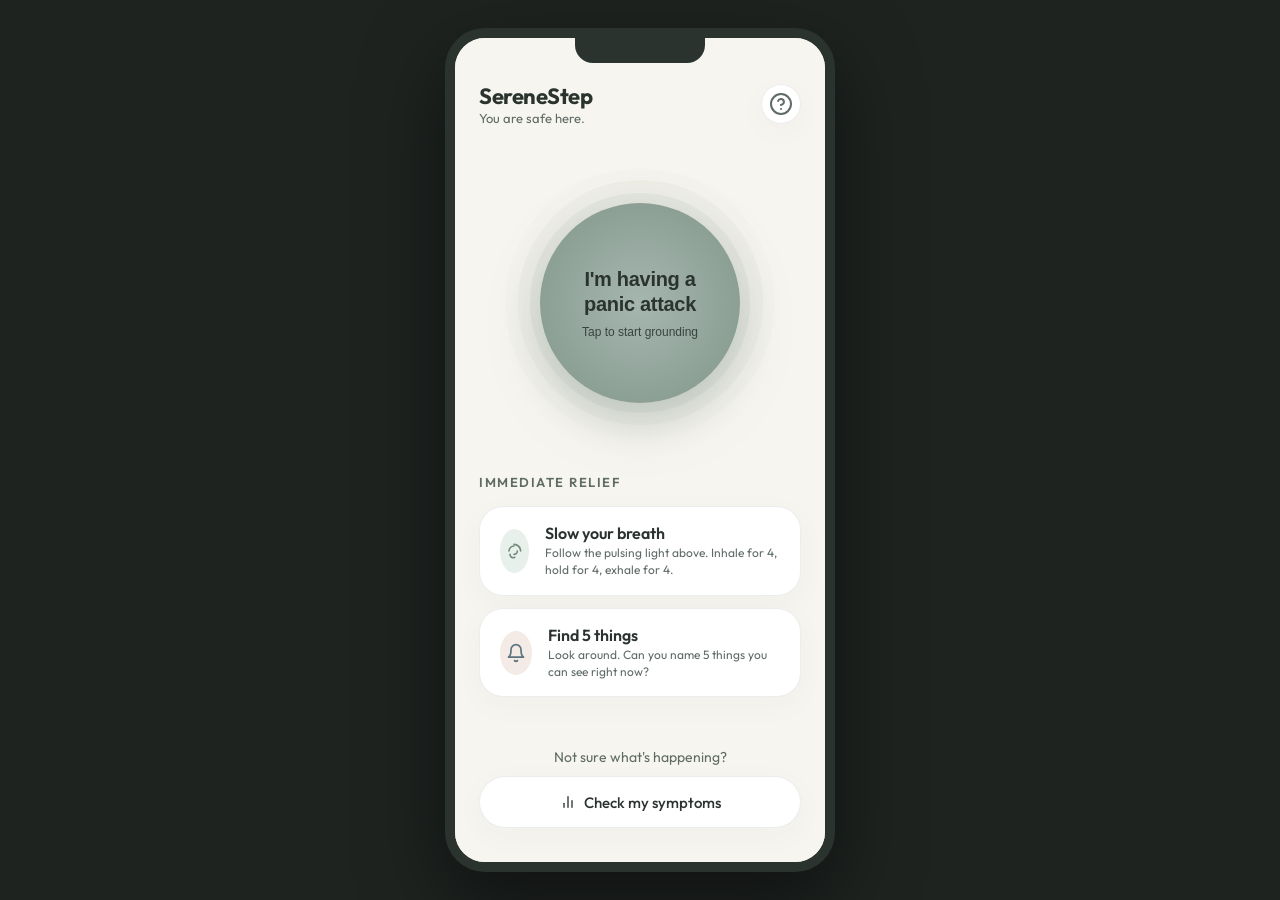
<file: web_prototype/index.html>
<!DOCTYPE html>
<html lang="en">
<head>
  <meta charset="UTF-8">
  <meta name="viewport" content="width=device-width, initial-scale=1.0">
  <title>SereneStep — Your Grounding Space</title>
  <!-- Modern Google Font -->
  <link rel="preconnect" href="https://fonts.googleapis.com">
  <link rel="preconnect" href="https://fonts.gstatic.com" crossorigin>
  <link href="https://fonts.googleapis.com/css2?family=Outfit:wght@300;400;500;600;700&display=swap" rel="stylesheet">
  <link rel="stylesheet" href="style.css">
</head>
<body>

  <!-- App Wrapper representing the Mobile Device Frame on Desktop -->
  <div class="app-frame">
    
    <!-- ==================== SCREEN 1: HOME ==================== -->
    <section id="screen-home" class="app-screen active">
      <header class="screen-header">
        <div class="brand">
          <h1 class="app-title">SereneStep</h1>
          <p class="app-subtitle">You are safe here.</p>
        </div>
        <button class="icon-btn" onclick="navigateTo('screen-reassurance')" aria-label="Help">
          <svg width="24" height="24" viewBox="0 0 24 24" fill="none" stroke="currentColor" stroke-width="2" stroke-linecap="round" stroke-linejoin="round">
            <circle cx="12" cy="12" r="10"></circle>
            <path d="M9.09 9a3 3 0 0 1 5.83 1c0 2-3 3-3 3"></path>
            <line x1="12" y1="17" x2="12.01" y2="17"></line>
          </svg>
        </button>
      </header>

      <main class="screen-content home-main">
        <!-- Pulse Ring Breathing / Panic Button Container -->
        <div class="panic-button-container">
          <div class="breathing-glow-ring ring-3"></div>
          <div class="breathing-glow-ring ring-2"></div>
          <div class="breathing-glow-ring ring-1"></div>
          <button class="panic-btn" id="main-panic-btn">
            <span class="panic-btn-title">I'm having a panic attack</span>
            <span class="panic-btn-subtitle">Tap to start grounding</span>
          </button>
        </div>

        <!-- Immediate Relief Section -->
        <section class="relief-section">
          <h2 class="section-title">Immediate Relief</h2>
          
          <div class="relief-card" onclick="startBreathingOnly()">
            <div class="card-icon-wrapper sage-bg">
              <svg width="20" height="20" viewBox="0 0 24 24" fill="none" stroke="currentColor" stroke-width="2" stroke-linecap="round" stroke-linejoin="round">
                <path d="M12.8 19.6a3.8 3.8 0 0 1-5.6-3.7"></path>
                <path d="M16 12a4 4 0 0 1-4 4"></path>
                <path d="M12 4a8 8 0 0 1 8 8"></path>
                <path d="M6 12a6 6 0 0 1 6-6"></path>
              </svg>
            </div>
            <div class="card-content">
              <h3 class="card-title">Slow your breath</h3>
              <p class="card-description">Follow the pulsing light above. Inhale for 4, hold for 4, exhale for 4.</p>
            </div>
          </div>

          <div class="relief-card" onclick="startGroundingOnly()">
            <div class="card-icon-wrapper warm-bg">
              <svg width="20" height="20" viewBox="0 0 24 24" fill="none" stroke="currentColor" stroke-width="2" stroke-linecap="round" stroke-linejoin="round">
                <path d="M18 8A6 6 0 0 0 6 8c0 7-3 9-3 9h18s-3-2-3-9"></path>
                <path d="M13.73 21a2 2 0 0 1-3.46 0"></path>
              </svg>
            </div>
            <div class="card-content">
              <h3 class="card-title">Find 5 things</h3>
              <p class="card-description">Look around. Can you name 5 things you can see right now?</p>
            </div>
          </div>
        </section>
      </main>

      <footer class="screen-footer">
        <p class="footer-prompt">Not sure what's happening?</p>
        <button class="secondary-btn w-full" onclick="navigateTo('screen-symptoms')">
          <svg width="16" height="16" viewBox="0 0 24 24" fill="none" stroke="currentColor" stroke-width="2" stroke-linecap="round" stroke-linejoin="round" class="btn-icon">
            <line x1="18" y1="20" x2="18" y2="10"></line>
            <line x1="12" y1="20" x2="12" y2="4"></line>
            <line x1="6" y1="20" x2="6" y2="14"></line>
          </svg>
          Check my symptoms
        </button>
      </footer>
    </section>

    <!-- ==================== SCREEN 2: SYMPTOM CHECKER ==================== -->
    <section id="screen-symptoms" class="app-screen">
      <header class="screen-header justify-between">
        <button class="icon-btn" onclick="navigateTo('screen-home')" aria-label="Go Back">
          <svg width="24" height="24" viewBox="0 0 24 24" fill="none" stroke="currentColor" stroke-width="2" stroke-linecap="round" stroke-linejoin="round">
            <line x1="19" y1="12" x2="5" y2="12"></line>
            <polyline points="12 19 5 12 12 5"></polyline>
          </svg>
        </button>
        <div class="stepper-dots">
          <span class="dot active"></span>
          <span class="dot"></span>
          <span class="dot"></span>
        </div>
        <button class="icon-btn" onclick="navigateTo('screen-home')" aria-label="Close">
          <svg width="24" height="24" viewBox="0 0 24 24" fill="none" stroke="currentColor" stroke-width="2" stroke-linecap="round" stroke-linejoin="round">
            <line x1="18" y1="6" x2="6" y2="18"></line>
            <line x1="6" y1="6" x2="18" y2="18"></line>
          </svg>
        </button>
      </header>

      <main class="screen-content scrollable">
        <div class="symptom-header">
          <h2 class="screen-title text-center">Notice your body</h2>
          <p class="screen-subtitle text-center">Gently tap what you're feeling right now.</p>
        </div>

        <section class="symptom-group">
          <h3 class="symptom-group-title">Physical</h3>
          <div class="pills-grid">
            <button class="pill-btn" data-symptom="sym_heart_rapid">Racing heart</button>
            <button class="pill-btn" data-symptom="sym_breath_short">Tight chest</button>
            <button class="pill-btn" data-symptom="sym_breath_short">Short of breath</button>
            <button class="pill-btn" data-symptom="sym_detached">Dizzy</button>
            <button class="pill-btn" data-symptom="sym_trembling">Shaking</button>
            <button class="pill-btn" data-symptom="sym_nausea">Nausea</button>
          </div>
        </section>

        <section class="symptom-group">
          <h3 class="symptom-group-title">Emotional</h3>
          <div class="pills-grid">
            <button class="pill-btn" data-symptom="sym_racing_thoughts">Overwhelmed</button>
            <button class="pill-btn" data-symptom="sym_fear_control">Panic</button>
            <button class="pill-btn" data-symptom="sym_detached">Disconnected</button>
            <button class="pill-btn" data-symptom="sym_fear_control">Trapped</button>
            <button class="pill-btn" data-symptom="sym_catastrophizing">Fear</button>
          </div>
        </section>
      </main>

      <footer class="screen-footer gap-3">
        <button class="primary-btn w-full" id="begin-grounding-btn" disabled>Begin Grounding Flow</button>
        <button class="text-link-btn" onclick="navigateTo('screen-reassurance')">I'm just browsing for now</button>
      </footer>
    </section>

    <!-- ==================== SCREEN 3: GROUNDING FLOW ==================== -->
    <section id="screen-grounding" class="app-screen">
      <header class="screen-header justify-between">
        <button class="icon-btn" onclick="navigateTo('screen-symptoms')" aria-label="Go Back">
          <svg width="24" height="24" viewBox="0 0 24 24" fill="none" stroke="currentColor" stroke-width="2" stroke-linecap="round" stroke-linejoin="round">
            <line x1="19" y1="12" x2="5" y2="12"></line>
            <polyline points="12 19 5 12 12 5"></polyline>
          </svg>
        </button>
        <div class="flow-title-container">
          <span class="flow-header-title">Grounding Flow</span>
          <div class="stepper-dots small">
            <span class="dot"></span>
            <span class="dot active"></span>
            <span class="dot"></span>
          </div>
        </div>
        <button class="icon-btn" onclick="navigateTo('screen-reassurance')" aria-label="Info">
          <svg width="24" height="24" viewBox="0 0 24 24" fill="none" stroke="currentColor" stroke-width="2" stroke-linecap="round" stroke-linejoin="round">
            <circle cx="12" cy="12" r="10"></circle>
            <line x1="12" y1="16" x2="12" y2="12"></line>
            <line x1="12" y1="8" x2="12.01" y2="8"></line>
          </svg>
        </button>
      </header>

      <main class="screen-content scrollable">
        <!-- breathing anchor section -->
        <div class="grounding-breather-container">
          <div class="breath-visualizer-small" id="breath-node">
            <div class="breath-core"></div>
            <div class="breath-ripple"></div>
            <span class="breath-text" id="breath-instruction">Breathe In</span>
          </div>
        </div>

        <div class="grounding-info">
          <h2 class="grounding-title" id="grounding-title-text">5-4-3-2-1 Method</h2>
          <p class="grounding-subtitle">Let's anchor ourselves in the present moment.</p>
        </div>

        <!-- 5-4-3-2-1 Interactive List -->
        <div class="grounding-list" id="interactive-grounding-list">
          
          <div class="grounding-item completed" data-step="5">
            <div class="item-circle">
              <svg width="18" height="18" viewBox="0 0 24 24" fill="none" stroke="currentColor" stroke-width="2" stroke-linecap="round" stroke-linejoin="round">
                <path d="M1 12s4-8 11-8 11 8 11 8-4 8-11 8-11-8-11-8z"></path>
                <circle cx="12" cy="12" r="3"></circle>
              </svg>
            </div>
            <div class="item-details">
              <span class="item-label">5 THINGS</span>
              <span class="item-desc">You can see around you</span>
            </div>
            <div class="item-status">
              <svg class="check-icon" width="20" height="20" viewBox="0 0 24 24" fill="none" stroke="currentColor" stroke-width="2.5" stroke-linecap="round" stroke-linejoin="round">
                <polyline points="20 6 9 17 4 12"></polyline>
              </svg>
            </div>
          </div>

          <div class="grounding-item active" data-step="4">
            <div class="item-circle">
              <svg width="18" height="18" viewBox="0 0 24 24" fill="none" stroke="currentColor" stroke-width="2" stroke-linecap="round" stroke-linejoin="round">
                <path d="M18 11V6a2 2 0 0 0-2-2v0a2 2 0 0 0-2 2v0"></path>
                <path d="M14 10V4a2 2 0 0 0-2-2v0a2 2 0 0 0-2 2v0"></path>
                <path d="M10 10.5V6a2 2 0 0 0-2-2v0a2 2 0 0 0-2 2v0"></path>
                <path d="M6 14v-3a2 2 0 0 0-2-2v0a2 2 0 0 0-2 2v11a4 4 0 0 0 4 4h9a5 5 0 0 0 5-5v-7a2 2 0 0 0-2-2v0a2 2 0 0 0-2 2"></path>
              </svg>
            </div>
            <div class="item-details">
              <span class="item-label">4 THINGS</span>
              <span class="item-desc">You can touch or feel</span>
            </div>
            <div class="item-status">
              <svg class="check-icon" width="20" height="20" viewBox="0 0 24 24" fill="none" stroke="currentColor" stroke-width="2.5" stroke-linecap="round" stroke-linejoin="round">
                <polyline points="20 6 9 17 4 12"></polyline>
              </svg>
            </div>
            <!-- Input Area for Interactive Grounding -->
            <div class="item-input-drawer">
              <p class="drawer-instruction">Focus on textures or temperatures: a cool desk, a soft shirt. Acknowledge them.</p>
              <div class="drawer-inputs">
                <input type="text" placeholder="Something cool..." class="grounding-input">
                <input type="text" placeholder="Something soft..." class="grounding-input">
                <input type="text" placeholder="Something solid..." class="grounding-input">
                <input type="text" placeholder="Something textured..." class="grounding-input">
                <button class="drawer-submit-btn" onclick="advanceGroundingStep(4)">I've found them</button>
              </div>
            </div>
          </div>

          <div class="grounding-item" data-step="3">
            <div class="item-circle">
              <svg width="18" height="18" viewBox="0 0 24 24" fill="none" stroke="currentColor" stroke-width="2" stroke-linecap="round" stroke-linejoin="round">
                <path d="M11 5L6 9H2v6h4l5 4V5z"></path>
                <path d="M15.54 8.46a5 5 0 0 1 0 7.07"></path>
                <path d="M19.07 4.93a10 10 0 0 1 0 14.14"></path>
              </svg>
            </div>
            <div class="item-details">
              <span class="item-label">3 THINGS</span>
              <span class="item-desc">You can hear right now</span>
            </div>
            <div class="item-status">
              <svg class="check-icon" width="20" height="20" viewBox="0 0 24 24" fill="none" stroke="currentColor" stroke-width="2.5" stroke-linecap="round" stroke-linejoin="round">
                <polyline points="20 6 9 17 4 12"></polyline>
              </svg>
            </div>
          </div>

          <div class="grounding-item" data-step="2">
            <div class="item-circle">
              <svg width="18" height="18" viewBox="0 0 24 24" fill="none" stroke="currentColor" stroke-width="2" stroke-linecap="round" stroke-linejoin="round">
                <path d="M12.8 19.6a3.8 3.8 0 0 1-5.6-3.7"></path>
                <path d="M16 12a4 4 0 0 1-4 4"></path>
              </svg>
            </div>
            <div class="item-details">
              <span class="item-label">2 THINGS</span>
              <span class="item-desc">You can smell</span>
            </div>
            <div class="item-status">
              <svg class="check-icon" width="20" height="20" viewBox="0 0 24 24" fill="none" stroke="currentColor" stroke-width="2.5" stroke-linecap="round" stroke-linejoin="round">
                <polyline points="20 6 9 17 4 12"></polyline>
              </svg>
            </div>
          </div>

          <div class="grounding-item" data-step="1">
            <div class="item-circle">
              <svg width="18" height="18" viewBox="0 0 24 24" fill="none" stroke="currentColor" stroke-width="2" stroke-linecap="round" stroke-linejoin="round">
                <path d="M12 2v20M17 5H9.5a3.5 3.5 0 0 0 0 7h5a3.5 3.5 0 0 1 0 7H6"></path>
              </svg>
            </div>
            <div class="item-details">
              <span class="item-label">1 THING</span>
              <span class="item-desc">You can taste</span>
            </div>
            <div class="item-status">
              <svg class="check-icon" width="20" height="20" viewBox="0 0 24 24" fill="none" stroke="currentColor" stroke-width="2.5" stroke-linecap="round" stroke-linejoin="round">
                <polyline points="20 6 9 17 4 12"></polyline>
              </svg>
            </div>
          </div>

        </div>
      </main>

      <footer class="screen-footer gap-3">
        <button class="primary-btn w-full" onclick="navigateTo('screen-reflection')">
          <svg width="16" height="16" viewBox="0 0 24 24" fill="none" stroke="currentColor" stroke-width="2.5" stroke-linecap="round" stroke-linejoin="round" class="btn-icon">
            <polyline points="20 6 9 17 4 12"></polyline>
          </svg>
          I feel calmer
        </button>
        <button class="text-link-btn" onclick="navigateTo('screen-reassurance')">Try a different exercise</button>
      </footer>
    </section>

    <!-- ==================== SCREEN 4: REASSURANCE HUB ==================== -->
    <section id="screen-reassurance" class="app-screen">
      <header class="screen-header justify-between">
        <button class="icon-btn" onclick="navigateTo('screen-home')" aria-label="Go Back">
          <svg width="24" height="24" viewBox="0 0 24 24" fill="none" stroke="currentColor" stroke-width="2" stroke-linecap="round" stroke-linejoin="round">
            <line x1="19" y1="12" x2="5" y2="12"></line>
            <polyline points="12 19 5 12 12 5"></polyline>
          </svg>
        </button>
        <span class="screen-header-title">Reassurance Hub</span>
        <button class="icon-btn" aria-label="Like">
          <svg width="24" height="24" viewBox="0 0 24 24" fill="none" stroke="currentColor" stroke-width="2" stroke-linecap="round" stroke-linejoin="round">
            <path d="M20.84 4.61a5.5 5.5 0 0 0-7.78 0L12 5.67l-1.06-1.06a5.5 5.5 0 0 0-7.78 7.78l1.06 1.06L12 21.23l7.78-7.78 1.06-1.06a5.5 5.5 0 0 0 0-7.78z"></path>
          </svg>
        </button>
      </header>

      <main class="screen-content scrollable">
        <div class="reassurance-hero">
          <h2 class="reassurance-title">You are safe.</h2>
          <p class="reassurance-subtitle">Panic is a physical response, not a physical danger. Let's remind your body of that.</p>
        </div>

        <section class="reassurance-section">
          <h3 class="reassurance-section-title">Calming Truths <span class="swipe-hint">Swipe for more</span></h3>
          <div class="truths-carousel">
            
            <div class="truth-card">
              <div class="truth-icon-wrapper">
                <svg width="20" height="20" viewBox="0 0 24 24" fill="none" stroke="currentColor" stroke-width="2" stroke-linecap="round" stroke-linejoin="round">
                  <polygon points="12 2 15.09 8.26 22 9.27 17 14.14 18.18 21.02 12 17.77 5.82 21.02 7 14.14 2 9.27 8.91 8.26 12 2"></polygon>
                </svg>
              </div>
              <p class="truth-text">This feeling is temporary. It has a beginning, a middle, and an end. You are in the middle right now, and the end is coming.</p>
            </div>

            <div class="truth-card">
              <div class="truth-icon-wrapper">
                <svg width="20" height="20" viewBox="0 0 24 24" fill="none" stroke="currentColor" stroke-width="2" stroke-linecap="round" stroke-linejoin="round">
                  <path d="M20.84 4.61a5.5 5.5 0 0 0-7.78 0L12 5.67l-1.06-1.06a5.5 5.5 0 0 0-7.78 7.78l1.06 1.06L12 21.23l7.78-7.78 1.06-1.06a5.5 5.5 0 0 0 0-7.78z"></path>
                </svg>
              </div>
              <p class="truth-text">Your heart is beating fast to protect you, not to hurt you. It is a sign of a healthy, strong body.</p>
            </div>

            <div class="truth-card">
              <div class="truth-icon-wrapper">
                <svg width="20" height="20" viewBox="0 0 24 24" fill="none" stroke="currentColor" stroke-width="2" stroke-linecap="round" stroke-linejoin="round">
                  <path d="M12 22s8-4 8-10V5l-8-3-8 3v7c0 6 8 10 8 10z"></path>
                </svg>
              </div>
              <p class="truth-text">You have survived 100% of your panic attacks. You are capable of moving through this one too.</p>
            </div>

          </div>
        </section>

        <section class="reassurance-section">
          <h3 class="reassurance-section-title">Understanding the Body</h3>
          
          <!-- Accordion 1 -->
          <div class="info-accordion" onclick="toggleAccordion(this)">
            <div class="accordion-header">
              <div class="header-left">
                <svg class="info-icon" width="18" height="18" viewBox="0 0 24 24" fill="none" stroke="currentColor" stroke-width="2" stroke-linecap="round" stroke-linejoin="round">
                  <circle cx="12" cy="12" r="10"></circle>
                  <line x1="12" y1="16" x2="12" y2="12"></line>
                  <line x1="12" y1="8" x2="12.01" y2="8"></line>
                </svg>
                <span>The Adrenaline Spike</span>
              </div>
              <svg class="chevron-icon" width="18" height="18" viewBox="0 0 24 24" fill="none" stroke="currentColor" stroke-width="2" stroke-linecap="round" stroke-linejoin="round">
                <polyline points="6 9 12 15 18 9"></polyline>
              </svg>
            </div>
            <div class="accordion-content">
              <p>During panic, your brain releases adrenaline. It feels intense, but adrenaline is naturally reabsorbed by your body within minutes. This wave will break and dissolve naturally.</p>
            </div>
          </div>

          <!-- Accordion 2 -->
          <div class="info-accordion" onclick="toggleAccordion(this)">
            <div class="accordion-header">
              <div class="header-left">
                <svg class="info-icon" width="18" height="18" viewBox="0 0 24 24" fill="none" stroke="currentColor" stroke-width="2" stroke-linecap="round" stroke-linejoin="round">
                  <circle cx="12" cy="12" r="10"></circle>
                  <line x1="12" y1="16" x2="12" y2="12"></line>
                  <line x1="12" y1="8" x2="12.01" y2="8"></line>
                </svg>
                <span>Hyperventilation</span>
              </div>
              <svg class="chevron-icon" width="18" height="18" viewBox="0 0 24 24" fill="none" stroke="currentColor" stroke-width="2" stroke-linecap="round" stroke-linejoin="round">
                <polyline points="6 9 12 15 18 9"></polyline>
              </svg>
            </div>
            <div class="accordion-content">
              <p>Feeling short of breath is often caused by taking in too much oxygen, not too little. Slowing down your exhale and prolonging it signals your nervous system that it is safe to relax.</p>
            </div>
          </div>

          <!-- Accordion 3 -->
          <div class="info-accordion" onclick="toggleAccordion(this)">
            <div class="accordion-header">
              <div class="header-left">
                <svg class="info-icon" width="18" height="18" viewBox="0 0 24 24" fill="none" stroke="currentColor" stroke-width="2" stroke-linecap="round" stroke-linejoin="round">
                  <circle cx="12" cy="12" r="10"></circle>
                  <line x1="12" y1="16" x2="12" y2="12"></line>
                  <line x1="12" y1="8" x2="12.01" y2="8"></line>
                </svg>
                <span>The 'False Alarm'</span>
              </div>
              <svg class="chevron-icon" width="18" height="18" viewBox="0 0 24 24" fill="none" stroke="currentColor" stroke-width="2" stroke-linecap="round" stroke-linejoin="round">
                <polyline points="6 9 12 15 18 9"></polyline>
              </svg>
            </div>
            <div class="accordion-content">
              <p>A panic attack is like a smoke detector going off because of toast—the alarm is extremely loud and scary, but there is no actual fire in the house. Your body is reacting to a false alarm.</p>
            </div>
          </div>

        </section>

        <div class="reassurance-footer-note">
          <svg width="18" height="18" viewBox="0 0 24 24" fill="none" stroke="#768A7E" stroke-width="2" stroke-linecap="round" stroke-linejoin="round">
            <path d="M12 2a15.3 15.3 0 0 1 4 10 15.3 15.3 0 0 1-4 10 15.3 15.3 0 0 1-4-10 15.3 15.3 0 0 1 4-10z"></path>
          </svg>
          <span>Take all the time you need.</span>
        </div>
      </main>

      <footer class="screen-footer-panel">
        <p class="panel-prompt">Ready to try a technique?</p>
        <div class="btn-group-row">
          <button class="secondary-btn w-1-2" onclick="startBreathingOnly()">
            <svg width="16" height="16" viewBox="0 0 24 24" fill="none" stroke="currentColor" stroke-width="2" stroke-linecap="round" stroke-linejoin="round" class="btn-icon">
              <path d="M12 12m-9 0a9 9 0 1 0 18 0a9 9 0 1 0 -18 0"></path>
            </svg>
            Breathing
          </button>
          <button class="primary-btn w-1-2" onclick="startGroundingOnly()">
            <svg width="16" height="16" viewBox="0 0 24 24" fill="none" stroke="currentColor" stroke-width="2" stroke-linecap="round" stroke-linejoin="round" class="btn-icon">
              <rect x="3" y="3" width="7" height="7"></rect>
              <rect x="14" y="3" width="7" height="7"></rect>
              <rect x="14" y="14" width="7" height="7"></rect>
              <rect x="3" y="14" width="7" height="7"></rect>
            </svg>
            Grounding
          </button>
        </div>
      </footer>
    </section>

    <!-- ==================== SCREEN 5: REFLECTION / JOURNAL ==================== -->
    <section id="screen-reflection" class="app-screen">
      <header class="screen-header justify-between">
        <button class="icon-btn" onclick="navigateTo('screen-grounding')" aria-label="Go Back">
          <svg width="24" height="24" viewBox="0 0 24 24" fill="none" stroke="currentColor" stroke-width="2" stroke-linecap="round" stroke-linejoin="round">
            <line x1="19" y1="12" x2="5" y2="12"></line>
            <polyline points="12 19 5 12 12 5"></polyline>
          </svg>
        </button>
        <span class="screen-header-title">Reflection</span>
        <button class="icon-btn" aria-label="More Options">
          <svg width="24" height="24" viewBox="0 0 24 24" fill="none" stroke="currentColor" stroke-width="2" stroke-linecap="round" stroke-linejoin="round">
            <circle cx="12" cy="12" r="1"></circle>
            <circle cx="12" cy="5" r="1"></circle>
            <circle cx="12" cy="19" r="1"></circle>
          </svg>
        </button>
      </header>

      <main class="screen-content scrollable">
        <div class="reflection-hero">
          <div class="reflection-icon-circle">
            <svg width="32" height="32" viewBox="0 0 24 24" fill="none" stroke="#768A7E" stroke-width="2" stroke-linecap="round" stroke-linejoin="round">
              <path d="M12 3v1m0 16v1m9-9h-1M4 12H3m15.364-6.364l-.707.707M6.343 17.657l-.707.707m0-12.728l.707.707m11.314 11.314l.707.707"></path>
            </svg>
          </div>
          <h2 class="reflection-title">The storm has passed</h2>
          <p class="reflection-subtitle">You're safe now. Let's take a moment to ground what just happened.</p>
        </div>

        <!-- Reflection Section 1: Triggers -->
        <section class="reflection-section">
          <h3 class="reflection-section-title">What triggered this episode?</h3>
          <div class="triggers-grid">
            <button class="trigger-card" data-trigger="work">
              <div class="trigger-icon-box">
                <svg width="20" height="20" viewBox="0 0 24 24" fill="none" stroke="currentColor" stroke-width="2" stroke-linecap="round" stroke-linejoin="round">
                  <rect x="2" y="7" width="20" height="14" rx="2" ry="2"></rect>
                  <path d="M16 21V5a2 2 0 0 0-2-2h-4a2 2 0 0 0-2 2v16"></path>
                </svg>
              </div>
              <span>Work Stress</span>
            </button>

            <button class="trigger-card" data-trigger="social">
              <div class="trigger-icon-box">
                <svg width="20" height="20" viewBox="0 0 24 24" fill="none" stroke="currentColor" stroke-width="2" stroke-linecap="round" stroke-linejoin="round">
                  <path d="M17 21v-2a4 4 0 0 0-4-4H5a4 4 0 0 0-4 4v2"></path>
                  <circle cx="9" cy="7" r="4"></circle>
                  <path d="M23 21v-2a4 4 0 0 0-3-3.87"></path>
                  <path d="M16 3.13a4 4 0 0 1 0 7.75"></path>
                </svg>
              </div>
              <span>Social Setting</span>
            </button>

            <button class="trigger-card" data-trigger="health">
              <div class="trigger-icon-box">
                <svg width="20" height="20" viewBox="0 0 24 24" fill="none" stroke="currentColor" stroke-width="2" stroke-linecap="round" stroke-linejoin="round">
                  <path d="M20.84 4.61a5.5 5.5 0 0 0-7.78 0L12 5.67l-1.06-1.06a5.5 5.5 0 0 0-7.78 7.78l1.06 1.06L12 21.23l7.78-7.78 1.06-1.06a5.5 5.5 0 0 0 0-7.78z"></path>
                </svg>
              </div>
              <span>Health Worry</span>
            </button>

            <button class="trigger-card" data-trigger="unknown">
              <div class="trigger-icon-box">
                <svg width="20" height="20" viewBox="0 0 24 24" fill="none" stroke="currentColor" stroke-width="2" stroke-linecap="round" stroke-linejoin="round">
                  <circle cx="12" cy="12" r="10"></circle>
                  <path d="M9.09 9a3 3 0 0 1 5.83 1c0 2-3 3-3 3"></path>
                  <line x1="12" y1="17" x2="12.01" y2="17"></line>
                </svg>
              </div>
              <span>Unknown</span>
            </button>
          </div>
        </section>

        <!-- Reflection Section 2: Feelings -->
        <section class="reflection-section">
          <h3 class="reflection-section-title">How do you feel now?</h3>
          <div class="pills-grid">
            <button class="pill-btn-feeling" data-feeling="exhausted">Exhausted</button>
            <button class="pill-btn-feeling" data-feeling="relieved">Relieved</button>
            <button class="pill-btn-feeling" data-feeling="shaky">Shaky</button>
            <button class="pill-btn-feeling" data-feeling="sad">Sad</button>
            <button class="pill-btn-feeling" data-feeling="numb">Numb</button>
            <button class="pill-btn-feeling" data-feeling="peaceful">Peaceful</button>
          </div>
        </section>

        <!-- Reflection Section 3: Notes -->
        <section class="reflection-section">
          <h3 class="reflection-section-title">Notes for your future self</h3>
          <div class="journal-input-wrapper">
            <textarea id="journal-textarea" placeholder="Write down anything that helped you or anything you want to release..." rows="4"></textarea>
          </div>
        </section>

        <!-- Dynamic AI Grounding Response Space -->
        <div class="ai-response-container" id="ai-response-block">
          <div class="ai-header">
            <div class="ai-avatar">
              <svg width="14" height="14" viewBox="0 0 24 24" fill="none" stroke="#768A7E" stroke-width="2" stroke-linecap="round" stroke-linejoin="round">
                <path d="M21 15a2 2 0 0 1-2 2H7l-4 4V5a2 2 0 0 1 2-2h14a2 2 0 0 1 2 2z"></path>
              </svg>
            </div>
            <span class="ai-name">Writing Companion</span>
          </div>
          <p class="ai-text" id="ai-response-text">Typing a supportive reflection...</p>
        </div>
      </main>

      <footer class="screen-footer gap-3">
        <button class="primary-btn w-full" id="save-journal-btn">Save to Journal</button>
        <button class="text-link-btn" onclick="navigateTo('screen-home')">I'm not ready to talk yet</button>
      </footer>
    </section>

  </div>

  <!-- Fullscreen Immersive Breathing Overlay (Triggers when tapping the center panic button) -->
  <div id="immersive-breather" class="breathing-overlay">
    <button class="overlay-close-btn" onclick="stopBreathingOnly()" aria-label="Exit breathing exercise">
      <svg width="28" height="28" viewBox="0 0 24 24" fill="none" stroke="currentColor" stroke-width="2" stroke-linecap="round" stroke-linejoin="round">
        <line x1="18" y1="6" x2="6" y2="18"></line>
        <line x1="6" y1="6" x2="18" y2="18"></line>
      </svg>
    </button>
    <div class="overlay-content">
      <div class="breath-visualizer-large" id="large-breath-circle">
        <div class="breath-inner-circle"></div>
        <span class="breathing-stage-text" id="large-breath-text">Inhale</span>
        <span class="breathing-timer-count" id="large-breath-timer">4</span>
      </div>
      <div class="breathing-instructions-box">
        <p class="breathing-guide-phrase" id="large-breath-instruction">Let your body settle. Follow the circle.</p>
      </div>
    </div>
  </div>

  <script src="app.js"></script>
</body>
</html>
</file>
<file: web_prototype/style.css>
/* ==========================================================================
   SereneStep Design System & Core Styles
   ========================================================================== */

:root {
  /* Color Palette */
  --bg-main: #F7F5F0;          /* Warm Cream/Off-white */
  --bg-card: #FFFFFF;          /* Pure White for clean cards */
  --bg-card-alt: #FAF8F5;      /* Softer cream for alternate cards */
  
  --sage-primary: #768A7E;     /* Calming sage green */
  --sage-medium: #95A79C;      /* Mid-tone sage */
  --sage-light: #C2D3C9;       /* Soft pastel sage */
  --sage-accent: #E8F0EB;      /* Ultra-soft green highlight */
  
  --slate-primary: #5A737E;    /* Slate blue for emotional grounding */
  --slate-light: #8499A3;      /* Mid slate */
  --slate-accent: #ECF2F5;     /* Very soft blue highlight */
  
  --pink-accent: #F4EAE6;      /* Soft pink for reflection / post-panic states */
  --coral-soft: #E0A99E;       /* Soft warning/redirection color */
  
  --text-primary: #2B332F;     /* Deep charcoal green/black for readability */
  --text-secondary: #5F6C65;   /* Soft charcoal for captions */
  --text-muted: #8E9E95;       /* Muted grey-green */
  
  /* Layout & Elevations */
  --border-radius-lg: 24px;
  --border-radius-md: 16px;
  --border-radius-sm: 12px;
  --border-radius-pill: 30px;
  
  --border-subtle: 1px solid rgba(118, 138, 126, 0.14);
  --border-active: 1px solid rgba(118, 138, 126, 0.4);
  
  --shadow-subtle: 0 8px 32px rgba(43, 51, 47, 0.03);
  --shadow-card: 0 16px 40px rgba(118, 138, 126, 0.08);
  --shadow-btn: 0 10px 25px rgba(118, 138, 126, 0.15);
  
  /* Fonts & Easing */
  --font-family: 'Outfit', -apple-system, BlinkMacSystemFont, "Segoe UI", Roboto, sans-serif;
  --ease-out-quint: cubic-bezier(0.22, 1, 0.36, 1);
  --ease-in-out-cubic: cubic-bezier(0.65, 0, 0.35, 1);
}

/* Base Resets & Configurations */
* {
  box-sizing: border-box;
  margin: 0;
  padding: 0;
  -webkit-tap-highlight-color: transparent;
}

body {
  font-family: var(--font-family);
  background-color: #1E2320; /* Dark premium backdrop for desktop viewing */
  color: var(--text-primary);
  display: flex;
  justify-content: center;
  align-items: center;
  min-height: 100vh;
  overflow: hidden;
}

/* ==========================================================================
   Mobile Device Frame (Desktop Preview Showcase)
   ========================================================================== */
.app-frame {
  width: 390px;
  height: 844px;
  background-color: var(--bg-main);
  border-radius: 40px;
  box-shadow: 0 30px 80px rgba(0, 0, 0, 0.5);
  border: 10px solid #2B332F;
  position: relative;
  overflow: hidden;
  display: flex;
  flex-direction: column;
}

/* Bezel Notch Simulator */
.app-frame::before {
  content: '';
  position: absolute;
  top: 0;
  left: 50%;
  transform: translateX(-50%);
  width: 130px;
  height: 25px;
  background-color: #2B332F;
  border-bottom-left-radius: 18px;
  border-bottom-right-radius: 18px;
  z-index: 1000;
}

/* Mobile Responsiveness (Fills viewport on mobile devices) */
@media (max-width: 480px) {
  body {
    background-color: var(--bg-main);
  }
  .app-frame {
    width: 100%;
    height: 100vh;
    border-radius: 0;
    border: none;
    box-shadow: none;
  }
  .app-frame::before {
    display: none; /* Hide notch on real mobile devices */
  }
}

/* ==========================================================================
   App Screens & Navigation Engine
   ========================================================================== */
.app-screen {
  position: absolute;
  top: 0;
  left: 0;
  width: 100%;
  height: 100%;
  display: flex;
  flex-direction: column;
  background-color: var(--bg-main);
  opacity: 0;
  transform: translateY(16px);
  pointer-events: none;
  transition: opacity 0.5s var(--ease-out-quint), transform 0.5s var(--ease-out-quint);
  z-index: 1;
}

.app-screen.active {
  opacity: 1;
  transform: translateY(0);
  pointer-events: auto;
  z-index: 10;
}

/* Screen Sub-components */
.screen-header {
  padding: 44px 24px 16px; /* High top padding to account for phone notch */
  display: flex;
  align-items: center;
  justify-content: space-between;
  flex-shrink: 0;
}

.screen-content {
  flex-grow: 1;
  padding: 0 24px 24px;
  display: flex;
  flex-direction: column;
  overflow: hidden;
}

.screen-content.scrollable {
  overflow-y: auto;
  scrollbar-width: none; /* Hide scrollbar Firefox */
}
.screen-content.scrollable::-webkit-scrollbar {
  display: none; /* Hide scrollbar Chrome/Safari */
}

.screen-footer {
  padding: 16px 24px 34px; /* Generous bottom padding for safe-area home indicators */
  display: flex;
  flex-direction: column;
  align-items: center;
  flex-shrink: 0;
}

/* Brand Typography */
.brand {
  display: flex;
  flex-direction: column;
}

.app-title {
  font-size: 22px;
  font-weight: 700;
  letter-spacing: -0.5px;
  color: var(--text-primary);
}

.app-subtitle {
  font-size: 13px;
  color: var(--text-secondary);
  font-weight: 400;
}

/* ==========================================================================
   UI Controls & Buttons
   ========================================================================== */
.icon-btn {
  width: 40px;
  height: 40px;
  border-radius: 50%;
  background: var(--bg-card);
  border: var(--border-subtle);
  color: var(--text-secondary);
  display: flex;
  align-items: center;
  justify-content: center;
  cursor: pointer;
  box-shadow: var(--shadow-subtle);
  transition: all 0.2s ease;
}

.icon-btn:hover {
  background: var(--sage-accent);
  color: var(--sage-primary);
  transform: scale(1.05);
}

.icon-btn:active {
  transform: scale(0.95);
}

.primary-btn {
  height: 54px;
  background-color: var(--sage-primary);
  color: var(--white);
  font-family: var(--font-family);
  font-size: 16px;
  font-weight: 600;
  border: none;
  border-radius: var(--border-radius-pill);
  cursor: pointer;
  display: flex;
  align-items: center;
  justify-content: center;
  box-shadow: var(--shadow-btn);
  transition: all 0.3s var(--ease-out-quint);
}

.primary-btn:hover {
  background-color: var(--sage-medium);
  transform: translateY(-2px);
  box-shadow: 0 12px 30px rgba(118, 138, 126, 0.25);
}

.primary-btn:active {
  transform: translateY(0);
}

.primary-btn:disabled {
  background-color: var(--sage-light);
  color: rgba(255, 255, 255, 0.6);
  box-shadow: none;
  cursor: not-allowed;
  transform: none;
}

.secondary-btn {
  height: 52px;
  background-color: var(--bg-card);
  color: var(--text-primary);
  font-family: var(--font-family);
  font-size: 15px;
  font-weight: 500;
  border: var(--border-subtle);
  border-radius: var(--border-radius-pill);
  cursor: pointer;
  display: flex;
  align-items: center;
  justify-content: center;
  box-shadow: var(--shadow-subtle);
  transition: all 0.3s var(--ease-out-quint);
}

.secondary-btn:hover {
  background-color: var(--bg-card-alt);
  border-color: var(--text-muted);
  transform: translateY(-1px);
}

.secondary-btn:active {
  transform: translateY(0);
}

.text-link-btn {
  background: none;
  border: none;
  color: var(--text-secondary);
  font-family: var(--font-family);
  font-size: 14px;
  font-weight: 500;
  cursor: pointer;
  padding: 8px;
  transition: color 0.2s ease;
  text-decoration: underline;
  text-underline-offset: 4px;
}

.text-link-btn:hover {
  color: var(--sage-primary);
}

/* Helpers */
.w-full { width: 100%; }
.w-1-2 { width: calc(50% - 6px); }
.gap-3 { gap: 12px; }
.btn-icon { margin-right: 8px; }
.text-center { text-align: center; }

/* Stepper Dots */
.stepper-dots {
  display: flex;
  gap: 6px;
}

.stepper-dots .dot {
  width: 24px;
  height: 4px;
  background-color: rgba(118, 138, 126, 0.15);
  border-radius: 2px;
  transition: all 0.3s ease;
}

.stepper-dots .dot.active {
  background-color: var(--sage-primary);
  width: 32px;
}

/* ==========================================================================
   SCREEN 1: HOME STYLES
   ========================================================================== */
.home-main {
  justify-content: space-around;
  align-items: center;
}

/* Giant Pulsing Panic Button */
.panic-button-container {
  position: relative;
  width: 260px;
  height: 260px;
  display: flex;
  align-items: center;
  justify-content: center;
  margin: 20px 0;
}

.panic-btn {
  width: 200px;
  height: 200px;
  border-radius: 50%;
  background: radial-gradient(circle, #A5B6AE 0%, #82968B 100%);
  border: none;
  color: var(--white);
  display: flex;
  flex-direction: column;
  align-items: center;
  justify-content: center;
  cursor: pointer;
  box-shadow: 0 20px 50px rgba(118, 138, 126, 0.35);
  padding: 24px;
  text-align: center;
  z-index: 5;
  transition: transform 0.4s cubic-bezier(0.175, 0.885, 0.32, 1.275), box-shadow 0.4s ease;
}

.panic-btn:hover {
  transform: scale(1.04);
  box-shadow: 0 25px 60px rgba(118, 138, 126, 0.45);
}

.panic-btn:active {
  transform: scale(0.96);
}

.panic-btn-title {
  font-size: 20px;
  font-weight: 600;
  line-height: 1.25;
  margin-bottom: 8px;
  letter-spacing: -0.3px;
}

.panic-btn-subtitle {
  font-size: 12px;
  font-weight: 400;
  opacity: 0.85;
}

/* Glowing Aura Rings Behind Button */
.breathing-glow-ring {
  position: absolute;
  border-radius: 50%;
  background-color: var(--sage-primary);
  opacity: 0.08;
  z-index: 1;
  transform: scale(1);
  animation: naturalPulse 5s infinite ease-in-out;
}

.ring-1 { width: 220px; height: 220px; animation-delay: 0s; }
.ring-2 { width: 245px; height: 245px; animation-delay: 1s; opacity: 0.05; }
.ring-3 { width: 270px; height: 270px; animation-delay: 2s; opacity: 0.02; }

@keyframes naturalPulse {
  0%, 100% { transform: scale(1); opacity: 0.06; }
  50% { transform: scale(1.15); opacity: 0.12; }
}

/* Immediate Relief Cards */
.relief-section {
  width: 100%;
  display: flex;
  flex-direction: column;
  gap: 12px;
}

.section-title {
  font-size: 13px;
  text-transform: uppercase;
  letter-spacing: 1.5px;
  color: var(--text-secondary);
  font-weight: 600;
  margin-bottom: 4px;
}

.relief-card {
  background-color: var(--bg-card);
  border: var(--border-subtle);
  border-radius: var(--border-radius-lg);
  padding: 16px 20px;
  display: flex;
  align-items: center;
  gap: 16px;
  cursor: pointer;
  box-shadow: var(--shadow-subtle);
  transition: all 0.3s var(--ease-out-quint);
}

.relief-card:hover {
  transform: translateY(-2px);
  border-color: var(--sage-light);
  box-shadow: var(--shadow-card);
}

.relief-card:active {
  transform: translateY(0);
}

.card-icon-wrapper {
  width: 44px;
  height: 44px;
  border-radius: 50%;
  display: flex;
  align-items: center;
  justify-content: center;
}
.card-icon-wrapper.sage-bg {
  background-color: var(--sage-accent);
  color: var(--sage-primary);
}
.card-icon-wrapper.warm-bg {
  background-color: var(--pink-accent);
  color: var(--slate-primary);
}

.card-content {
  flex-grow: 1;
}

.card-title {
  font-size: 16px;
  font-weight: 600;
  color: var(--text-primary);
  margin-bottom: 2px;
}

.card-description {
  font-size: 12px;
  color: var(--text-secondary);
  line-height: 1.4;
}

.footer-prompt {
  font-size: 14px;
  color: var(--text-secondary);
  margin-bottom: 10px;
}

/* ==========================================================================
   SCREEN 2: SYMPTOM CHECKER STYLES
   ========================================================================== */
.symptom-header {
  margin-bottom: 24px;
}

.symptom-header .screen-title {
  font-size: 26px;
  font-weight: 700;
  color: var(--text-primary);
}

.symptom-header .screen-subtitle {
  font-size: 14px;
  color: var(--text-secondary);
  margin-top: 4px;
}

.symptom-group {
  margin-bottom: 24px;
}

.symptom-group-title {
  font-size: 13px;
  text-transform: uppercase;
  letter-spacing: 1px;
  color: var(--text-secondary);
  font-weight: 600;
  margin-bottom: 12px;
}

/* Pills Selection Grid */
.pills-grid {
  display: flex;
  flex-wrap: wrap;
  gap: 10px;
}

.pill-btn {
  font-family: var(--font-family);
  font-size: 14px;
  font-weight: 500;
  color: var(--text-primary);
  background-color: var(--bg-card);
  border: var(--border-subtle);
  padding: 10px 18px;
  border-radius: var(--border-radius-pill);
  cursor: pointer;
  box-shadow: var(--shadow-subtle);
  transition: all 0.25s var(--ease-out-quint);
}

.pill-btn:hover {
  background-color: var(--sage-accent);
  border-color: var(--sage-light);
}

/* Selected Active State for Symptoms */
.pill-btn.active {
  background-color: var(--slate-primary);
  color: var(--white);
  border-color: var(--slate-primary);
  box-shadow: 0 6px 15px rgba(90, 115, 126, 0.3);
  transform: translateY(-1px);
}

/* ==========================================================================
   SCREEN 3: GROUNDING FLOW STYLES
   ========================================================================== */
.flow-title-container {
  display: flex;
  flex-direction: column;
  align-items: center;
}
.flow-header-title {
  font-size: 15px;
  font-weight: 600;
  color: var(--text-primary);
}
.stepper-dots.small {
  margin-top: 4px;
  gap: 4px;
}
.stepper-dots.small .dot {
  width: 6px;
  height: 6px;
  border-radius: 50%;
}
.stepper-dots.small .dot.active {
  width: 14px;
  border-radius: 3px;
}

/* Breathing anchor bar at top of grounding */
.grounding-breather-container {
  background-color: var(--bg-card);
  border: var(--border-subtle);
  border-radius: var(--border-radius-lg);
  padding: 16px;
  display: flex;
  justify-content: center;
  align-items: center;
  margin-bottom: 20px;
  box-shadow: var(--shadow-subtle);
}

.breath-visualizer-small {
  position: relative;
  width: 100%;
  height: 60px;
  background-color: var(--sage-accent);
  border-radius: var(--border-radius-md);
  display: flex;
  align-items: center;
  justify-content: center;
  overflow: hidden;
}

.breath-core {
  position: absolute;
  width: 10px;
  height: 10px;
  border-radius: 50%;
  background-color: var(--sage-primary);
  opacity: 0.15;
  transition: all 4s linear;
}

.breath-text {
  font-size: 15px;
  font-weight: 600;
  color: var(--text-primary);
  z-index: 2;
  transition: color 0.5s ease;
}

/* Instruction Text styling */
.grounding-info {
  margin-bottom: 20px;
}
.grounding-title {
  font-size: 22px;
  font-weight: 700;
  color: var(--text-primary);
}
.grounding-subtitle {
  font-size: 14px;
  color: var(--text-secondary);
  margin-top: 2px;
}

/* Interactive Accordion List for 5-4-3-2-1 */
.grounding-list {
  display: flex;
  flex-direction: column;
  gap: 12px;
}

.grounding-item {
  background-color: var(--bg-card);
  border: var(--border-subtle);
  border-radius: var(--border-radius-md);
  padding: 14px 18px;
  display: flex;
  align-items: center;
  gap: 14px;
  position: relative;
  overflow: hidden;
  transition: all 0.3s var(--ease-out-quint);
}

.grounding-item .item-circle {
  width: 38px;
  height: 38px;
  border-radius: 50%;
  background-color: var(--bg-main);
  color: var(--text-secondary);
  display: flex;
  align-items: center;
  justify-content: center;
  transition: all 0.3s ease;
}

.grounding-item .item-details {
  flex-grow: 1;
  display: flex;
  flex-direction: column;
}

.grounding-item .item-label {
  font-size: 11px;
  font-weight: 700;
  color: var(--text-muted);
  letter-spacing: 0.5px;
}

.grounding-item .item-desc {
  font-size: 15px;
  font-weight: 500;
  color: var(--text-primary);
}

.grounding-item .item-status {
  width: 24px;
  height: 24px;
  display: flex;
  align-items: center;
  justify-content: center;
  opacity: 0.15;
  color: var(--text-muted);
  transition: all 0.3s ease;
}

.check-icon {
  transform: scale(0.7);
  transition: transform 0.3s cubic-bezier(0.175, 0.885, 0.32, 1.275);
}

/* Active Grounding Item Style */
.grounding-item.active {
  border-color: var(--sage-primary);
  box-shadow: var(--shadow-card);
  flex-direction: column;
  align-items: flex-start;
  padding-bottom: 20px;
}

.grounding-item.active .item-details {
  /* Let it span appropriately next to icon on top half */
}

/* Flex layout helper for active item top row */
.grounding-item.active::before {
  /* Visual line to show active drawer opening */
}

.grounding-item.active .item-circle {
  background-color: var(--sage-accent);
  color: var(--sage-primary);
}

/* Completed Grounding Item Style */
.grounding-item.completed {
  background-color: var(--bg-card-alt);
}

.grounding-item.completed .item-circle {
  background-color: var(--sage-accent);
  color: var(--sage-primary);
}

.grounding-item.completed .item-desc {
  text-decoration: line-through;
  color: var(--text-muted);
}

.grounding-item.completed .item-status {
  opacity: 1;
  color: var(--sage-primary);
}

.grounding-item.completed .check-icon {
  transform: scale(1);
}

/* Interactive Drawer for Inputting Findings */
.item-input-drawer {
  width: 100%;
  margin-top: 14px;
  padding-top: 14px;
  border-top: 1px dashed rgba(118, 138, 126, 0.15);
  display: none; /* Hidden unless item is active */
}

.grounding-item.active .item-input-drawer {
  display: block;
}

.drawer-instruction {
  font-size: 12px;
  color: var(--text-secondary);
  line-height: 1.4;
  margin-bottom: 12px;
}

.drawer-inputs {
  display: flex;
  flex-direction: column;
  gap: 8px;
}

.grounding-input {
  width: 100%;
  height: 38px;
  border-radius: var(--border-radius-sm);
  border: var(--border-subtle);
  background-color: var(--bg-main);
  padding: 0 12px;
  font-family: var(--font-family);
  font-size: 13px;
  color: var(--text-primary);
  outline: none;
  transition: border-color 0.2s ease;
}

.grounding-input:focus {
  border-color: var(--sage-primary);
  background-color: var(--white);
}

.drawer-submit-btn {
  height: 38px;
  border-radius: var(--border-radius-pill);
  background-color: var(--sage-primary);
  color: var(--white);
  border: none;
  font-family: var(--font-family);
  font-size: 13px;
  font-weight: 600;
  cursor: pointer;
  margin-top: 4px;
  transition: all 0.2s ease;
}

.drawer-submit-btn:hover {
  background-color: var(--sage-medium);
}

/* Flex wrap layout fix for top row of grounding item */
.grounding-item .item-circle, 
.grounding-item .item-details, 
.grounding-item .item-status {
  align-self: center;
}

.grounding-item.active {
  display: grid;
  grid-template-columns: 38px 1fr 24px;
  grid-template-rows: auto auto;
}

.grounding-item.active .item-circle {
  grid-column: 1;
  grid-row: 1;
}

.grounding-item.active .item-details {
  grid-column: 2;
  grid-row: 1;
}

.grounding-item.active .item-status {
  grid-column: 3;
  grid-row: 1;
}

.grounding-item.active .item-input-drawer {
  grid-column: 1 / span 3;
  grid-row: 2;
}

/* ==========================================================================
   SCREEN 4: REASSURANCE HUB STYLES
   ========================================================================== */
.reassurance-hero {
  margin-bottom: 24px;
}

.reassurance-title {
  font-size: 26px;
  font-weight: 700;
  color: var(--text-primary);
  margin-bottom: 6px;
}

.reassurance-subtitle {
  font-size: 14px;
  color: var(--text-secondary);
  line-height: 1.5;
}

.reassurance-section {
  margin-bottom: 28px;
}

.reassurance-section-title {
  font-size: 13px;
  text-transform: uppercase;
  letter-spacing: 1px;
  color: var(--text-secondary);
  font-weight: 600;
  margin-bottom: 14px;
  display: flex;
  justify-content: space-between;
  align-items: center;
}

.swipe-hint {
  font-size: 11px;
  text-transform: none;
  letter-spacing: 0;
  color: var(--text-muted);
  font-weight: 400;
}

/* Calming Truths Horizontal Swipe Carousel */
.truths-carousel {
  display: flex;
  gap: 14px;
  overflow-x: auto;
  padding-bottom: 10px;
  scrollbar-width: none;
}
.truths-carousel::-webkit-scrollbar {
  display: none;
}

.truth-card {
  flex-shrink: 0;
  width: 260px;
  background-color: var(--bg-card);
  border: var(--border-subtle);
  border-radius: var(--border-radius-lg);
  padding: 20px;
  box-shadow: var(--shadow-subtle);
  transition: all 0.3s ease;
}

.truth-card:hover {
  transform: translateY(-2px);
  box-shadow: var(--shadow-card);
  border-color: var(--sage-light);
}

.truth-icon-wrapper {
  width: 38px;
  height: 38px;
  border-radius: 50%;
  background-color: var(--sage-accent);
  color: var(--sage-primary);
  display: flex;
  align-items: center;
  justify-content: center;
  margin-bottom: 14px;
}

.truth-text {
  font-size: 14px;
  color: var(--text-primary);
  line-height: 1.5;
  font-weight: 400;
}

/* Accordions for Understanding the Body */
.info-accordion {
  background-color: var(--bg-card);
  border: var(--border-subtle);
  border-radius: var(--border-radius-md);
  margin-bottom: 10px;
  overflow: hidden;
  cursor: pointer;
  box-shadow: var(--shadow-subtle);
  transition: all 0.3s ease;
}

.info-accordion:hover {
  border-color: var(--sage-light);
}

.accordion-header {
  padding: 16px 20px;
  display: flex;
  align-items: center;
  justify-content: space-between;
}

.header-left {
  display: flex;
  align-items: center;
  gap: 12px;
  font-weight: 600;
  font-size: 15px;
  color: var(--text-primary);
}

.info-icon {
  color: var(--sage-primary);
}

.chevron-icon {
  color: var(--text-muted);
  transition: transform 0.3s var(--ease-out-quint);
}

.accordion-content {
  max-height: 0;
  overflow: hidden;
  transition: max-height 0.4s var(--ease-out-quint);
  padding: 0 20px;
}

.accordion-content p {
  padding-bottom: 16px;
  font-size: 13.5px;
  color: var(--text-secondary);
  line-height: 1.5;
}

/* Open Accordion State */
.info-accordion.open {
  border-color: var(--sage-primary);
}

.info-accordion.open .chevron-icon {
  transform: rotate(180deg);
  color: var(--sage-primary);
}

.info-accordion.open .accordion-content {
  max-height: 150px; /* Enough space for the text */
}

/* Reassurance Footer Chime */
.reassurance-footer-note {
  display: flex;
  align-items: center;
  justify-content: center;
  gap: 8px;
  margin-top: 14px;
  font-size: 12px;
  color: var(--text-secondary);
  font-style: italic;
}

.screen-footer-panel {
  padding: 20px 24px 34px;
  background-color: var(--bg-card-alt);
  border-top: var(--border-subtle);
  display: flex;
  flex-direction: column;
  flex-shrink: 0;
}

.panel-prompt {
  font-size: 13px;
  font-weight: 600;
  text-transform: uppercase;
  letter-spacing: 0.5px;
  color: var(--text-secondary);
  margin-bottom: 12px;
  text-align: center;
}

.btn-group-row {
  display: flex;
  gap: 12px;
  width: 100%;
}

/* ==========================================================================
   SCREEN 5: REFLECTION / JOURNAL STYLES
   ========================================================================== */
.reflection-hero {
  align-items: center;
  display: flex;
  flex-direction: column;
  text-align: center;
  margin-bottom: 24px;
}

.reflection-icon-circle {
  width: 60px;
  height: 60px;
  border-radius: 50%;
  background-color: var(--pink-accent);
  display: flex;
  align-items: center;
  justify-content: center;
  margin-bottom: 14px;
}

.reflection-title {
  font-size: 24px;
  font-weight: 700;
  color: var(--text-primary);
  margin-bottom: 6px;
}

.reflection-subtitle {
  font-size: 14px;
  color: var(--text-secondary);
  line-height: 1.45;
}

.reflection-section {
  margin-bottom: 24px;
}

.reflection-section-title {
  font-size: 14px;
  font-weight: 600;
  color: var(--text-primary);
  margin-bottom: 12px;
}

/* Trigger Selector Grid */
.triggers-grid {
  display: grid;
  grid-template-columns: repeat(2, 1fr);
  gap: 12px;
}

.trigger-card {
  background-color: var(--bg-card);
  border: var(--border-subtle);
  border-radius: var(--border-radius-md);
  padding: 14px;
  display: flex;
  flex-direction: column;
  align-items: center;
  gap: 10px;
  cursor: pointer;
  font-family: var(--font-family);
  font-size: 13px;
  font-weight: 500;
  color: var(--text-primary);
  box-shadow: var(--shadow-subtle);
  transition: all 0.25s var(--ease-out-quint);
}

.trigger-card:hover {
  border-color: var(--sage-light);
  transform: translateY(-1px);
}

.trigger-icon-box {
  width: 40px;
  height: 40px;
  border-radius: 50%;
  background-color: var(--bg-main);
  color: var(--text-secondary);
  display: flex;
  align-items: center;
  justify-content: center;
  transition: all 0.25s ease;
}

/* Selected active state for triggers */
.trigger-card.active {
  border-color: var(--sage-primary);
  background-color: var(--sage-accent);
  box-shadow: var(--shadow-card);
}

.trigger-card.active .trigger-icon-box {
  background-color: var(--sage-primary);
  color: var(--white);
}

/* Feelings Pill selector overrides */
.pill-btn-feeling {
  font-family: var(--font-family);
  font-size: 14px;
  font-weight: 500;
  color: var(--text-primary);
  background-color: var(--bg-card);
  border: var(--border-subtle);
  padding: 8px 16px;
  border-radius: var(--border-radius-pill);
  cursor: pointer;
  box-shadow: var(--shadow-subtle);
  transition: all 0.2s ease;
}

.pill-btn-feeling:hover {
  background-color: var(--pink-accent);
}

.pill-btn-feeling.active {
  background-color: var(--sage-primary);
  color: var(--white);
  border-color: var(--sage-primary);
}

/* Journal Textarea */
.journal-input-wrapper {
  background-color: var(--bg-card);
  border: var(--border-subtle);
  border-radius: var(--border-radius-md);
  padding: 14px;
  box-shadow: var(--shadow-subtle);
  transition: border-color 0.2s ease;
}

.journal-input-wrapper:focus-within {
  border-color: var(--sage-primary);
}

#journal-textarea {
  width: 100%;
  border: none;
  resize: none;
  outline: none;
  font-family: var(--font-family);
  font-size: 14px;
  color: var(--text-primary);
  line-height: 1.5;
  background: transparent;
}

/* AI Writing Companion Bubble */
.ai-response-container {
  margin-top: 16px;
  background-color: var(--sage-accent);
  border-radius: var(--border-radius-md);
  padding: 16px;
  border: var(--border-subtle);
  display: none; /* Revealed after hitting save */
  animation: slideUpReveal 0.4s var(--ease-out-quint);
}

@keyframes slideUpReveal {
  from { opacity: 0; transform: translateY(10px); }
  to { opacity: 1; transform: translateY(0); }
}

.ai-header {
  display: flex;
  align-items: center;
  gap: 8px;
  margin-bottom: 8px;
}

.ai-avatar {
  width: 24px;
  height: 24px;
  border-radius: 50%;
  background-color: var(--white);
  display: flex;
  align-items: center;
  justify-content: center;
}

.ai-name {
  font-size: 12px;
  font-weight: 700;
  color: var(--sage-primary);
  text-transform: uppercase;
  letter-spacing: 0.5px;
}

.ai-text {
  font-size: 13.5px;
  color: var(--text-primary);
  line-height: 1.55;
  font-style: italic;
}

/* ==========================================================================
   BREATHING IMMERSIVE OVERLAY (FULLSCREEN STATE)
   ========================================================================== */
.breathing-overlay {
  position: fixed;
  top: 0;
  left: 0;
  width: 100%;
  height: 100%;
  background-color: var(--bg-main);
  z-index: 9999;
  display: flex;
  flex-direction: column;
  justify-content: center;
  align-items: center;
  opacity: 0;
  pointer-events: none;
  transition: opacity 0.6s var(--ease-out-quint), background-color 4s var(--ease-in-out-cubic);
}

.breathing-overlay.active {
  opacity: 1;
  pointer-events: auto;
}

.overlay-close-btn {
  position: absolute;
  top: 40px;
  right: 24px;
  background: none;
  border: none;
  color: var(--text-secondary);
  cursor: pointer;
  opacity: 0.6;
  transition: all 0.2s ease;
}

.overlay-close-btn:hover {
  opacity: 1;
  transform: scale(1.1);
}

.overlay-content {
  display: flex;
  flex-direction: column;
  align-items: center;
  justify-content: center;
  gap: 40px;
  width: 100%;
  max-width: 390px;
  padding: 24px;
}

/* Giant Pulsing Circle */
.breath-visualizer-large {
  position: relative;
  width: 240px;
  height: 240px;
  border-radius: 50%;
  background-color: var(--sage-accent);
  display: flex;
  flex-direction: column;
  align-items: center;
  justify-content: center;
  z-index: 10;
  transform: scale(0.9);
  box-shadow: 0 20px 60px rgba(118, 138, 126, 0.15);
  transition: transform 4s var(--ease-in-out-cubic), background-color 4s var(--ease-in-out-cubic);
}

.breath-inner-circle {
  position: absolute;
  top: 10px;
  left: 10px;
  right: 10px;
  bottom: 10px;
  border-radius: 50%;
  border: 2px dashed rgba(118, 138, 126, 0.3);
  pointer-events: none;
}

.breathing-stage-text {
  font-size: 28px;
  font-weight: 700;
  color: var(--text-primary);
  margin-bottom: 6px;
  letter-spacing: -0.5px;
}

.breathing-timer-count {
  font-size: 40px;
  font-weight: 300;
  color: var(--sage-primary);
}

.breathing-instructions-box {
  text-align: center;
  max-width: 280px;
}

.breathing-guide-phrase {
  font-size: 15px;
  color: var(--text-secondary);
  line-height: 1.5;
  font-weight: 400;
}

/* Immersive breathing phases controlled by JS classes on the overlay */
.breathing-overlay.inhale {
  background-color: #E8EDE9; /* Light Sage */
}
.breathing-overlay.inhale .breath-visualizer-large {
  transform: scale(1.25);
  background-color: var(--sage-light);
}

.breathing-overlay.hold-in {
  background-color: #DFE8E3; /* Mid-light Sage */
}
.breathing-overlay.hold-in .breath-visualizer-large {
  transform: scale(1.25);
  background-color: var(--sage-medium);
  box-shadow: 0 25px 70px rgba(118, 138, 126, 0.35);
}
.breathing-overlay.hold-in .breathing-timer-count {
  color: var(--white);
}
.breathing-overlay.hold-in .breathing-stage-text {
  color: var(--white);
}

.breathing-overlay.exhale {
  background-color: #FAF5F0; /* Soft warm sand */
}
.breathing-overlay.exhale .breath-visualizer-large {
  transform: scale(0.9);
  background-color: var(--pink-accent);
}

.breathing-overlay.hold-out {
  background-color: var(--bg-main);
}
.breathing-overlay.hold-out .breath-visualizer-large {
  transform: scale(0.9);
  background-color: var(--bg-card);
}

/* Micro-animations and Highlights */
.pulse-highlight {
  animation: buttonPulse 2s infinite;
}

@keyframes buttonPulse {
  0% { box-shadow: 0 0 0 0 rgba(118, 138, 126, 0.6); }
  70% { box-shadow: 0 0 0 12px rgba(118, 138, 126, 0); }
  100% { box-shadow: 0 0 0 0 rgba(118, 138, 126, 0); }
}

.floating-star {
  position: absolute;
  top: 50%;
  left: 50%;
  transform: translate(-50%, -50%);
  z-index: 10000;
  pointer-events: none;
  animation: floatStarUp 2.2s cubic-bezier(0.25, 1, 0.5, 1) forwards;
}

@keyframes floatStarUp {
  0% {
    transform: translate(-50%, -50%) scale(0.5) rotate(0deg);
    opacity: 0;
  }
  15% {
    transform: translate(-50%, -80%) scale(1.4) rotate(45deg);
    opacity: 1;
  }
  45% {
    transform: translate(-50%, -150%) scale(1.1) rotate(180deg);
    opacity: 1;
  }
  100% {
    transform: translate(-50%, -300%) scale(0.6) rotate(360deg);
    opacity: 0;
  }
}
</file>
